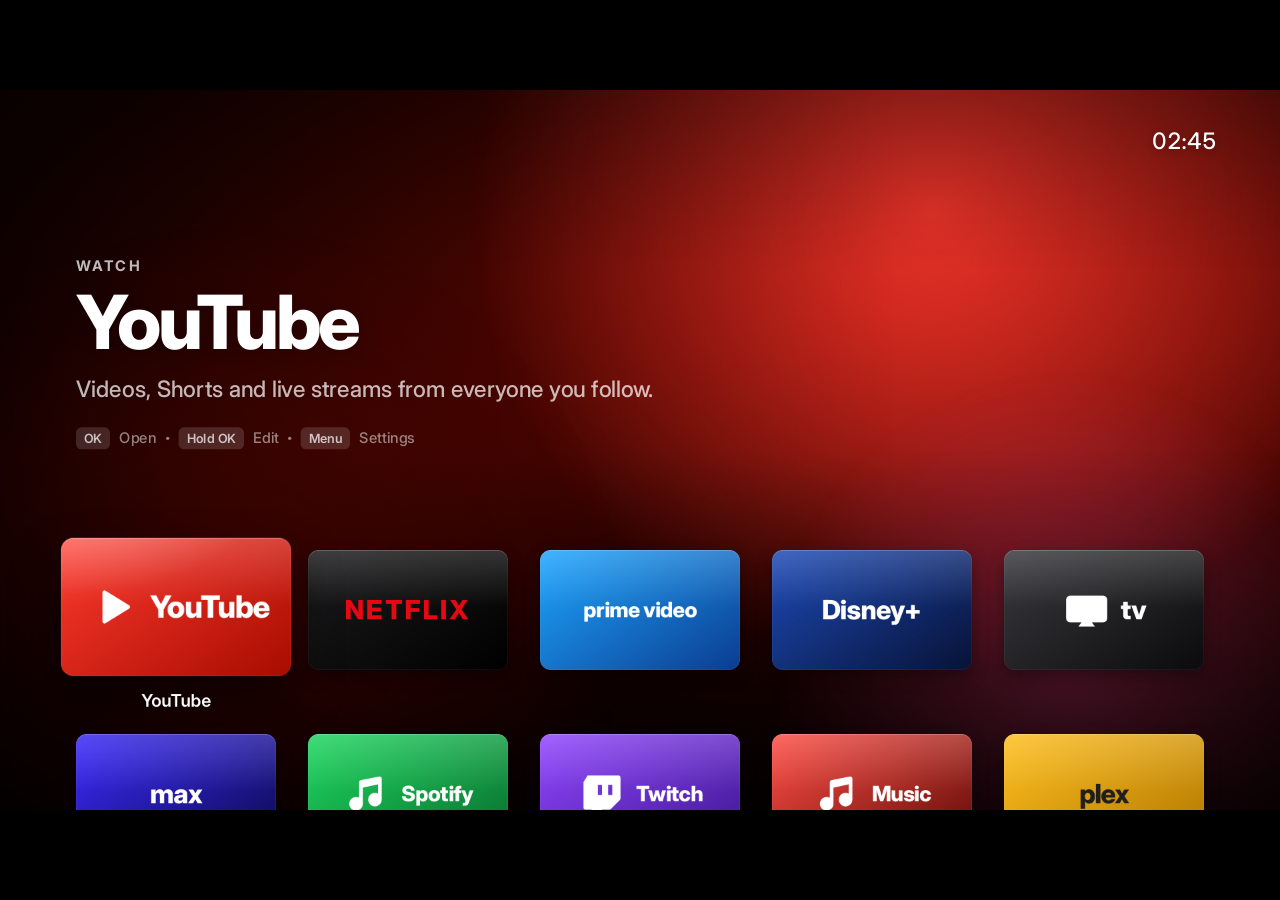
<file: web/index.html>
<!doctype html>
<html lang="en">
<head>
<meta charset="utf-8">
<meta name="viewport" content="width=device-width, initial-scale=1, viewport-fit=cover">
<meta name="theme-color" content="#000000">
<title>Home</title>
<link rel="manifest" href="manifest.webmanifest">
<link rel="preconnect" href="https://fonts.googleapis.com">
<link rel="preconnect" href="https://fonts.gstatic.com" crossorigin>
<link href="https://fonts.googleapis.com/css2?family=Inter:wght@400;500;600;700;800&display=swap" rel="stylesheet">
<link rel="stylesheet" href="styles.css">
</head>
<body>
<div id="stage" class="booting">
  <!-- Top shelf backdrop: two layers that crossfade -->
  <div id="backdrop">
    <div class="hero-layer"><div class="blob b1"></div><div class="blob b2"></div><div class="blob b3"></div></div>
    <div class="hero-layer"><div class="blob b1"></div><div class="blob b2"></div><div class="blob b3"></div></div>
    <div class="grain"></div>
    <div class="vignette"></div>
    <div class="shade"></div>
  </div>

  <div id="status">
    <div id="weather" hidden></div>
    <div id="clock">--:--</div>
  </div>

  <section id="shelf" aria-live="polite">
    <div id="shelf-kicker"></div>
    <h1 id="shelf-title"></h1>
    <p id="shelf-tagline"></p>
    <div id="shelf-hint"><span class="key">OK</span> Open <span class="dot"></span> <span class="key">Hold OK</span> Edit <span class="dot"></span> <span class="key">Menu</span> Settings</div>
  </section>

  <main id="grid" role="grid" aria-label="Apps"></main>

  <!-- Context menu -->
  <div id="menu" class="overlay" hidden>
    <div class="panel menu-panel">
      <div class="menu-head"><div id="menu-icon" class="mini-tile"></div><div id="menu-title"></div></div>
      <div id="menu-items" class="list"></div>
    </div>
  </div>

  <!-- Settings -->
  <div id="settings" class="overlay side" hidden>
    <div class="panel settings-panel">
      <h2>Settings</h2>
      <div id="settings-items" class="list"></div>
      <div class="foot">Use ◀ ▶ to change · OK to select · Back to close</div>
    </div>
  </div>

  <!-- Add / edit app form -->
  <div id="form" class="overlay" hidden>
    <div class="panel form-panel">
      <h2 id="form-title">Add App</h2>
      <div class="form-preview"><div id="form-tile" class="tile static"><div class="tile-face"></div></div></div>
      <label class="field nav" data-k="name"><span>Name</span><input id="f-name" autocomplete="off" spellcheck="false" placeholder="My App"></label>
      <label class="field nav" data-k="url"><span>Address</span><input id="f-url" autocomplete="off" spellcheck="false" placeholder="https://"></label>
      <div class="field nav" data-k="color"><span>Color</span><div id="f-colors" class="swatches"></div></div>
      <div class="buttons">
        <button class="btn nav primary" data-k="save">Save</button>
        <button class="btn nav" data-k="cancel">Cancel</button>
      </div>
    </div>
  </div>

  <!-- Screensaver -->
  <div id="saver" hidden>
    <div class="saver-art"><div class="blob b1"></div><div class="blob b2"></div><div class="blob b3"></div><div class="blob b4"></div></div>
    <div class="saver-clock"><div id="saver-time"></div><div id="saver-date"></div></div>
  </div>

  <div id="toast" hidden></div>
</div>

<!-- Launch zoom effect lives outside the stage scale so it can cover the real viewport -->
<div id="launch"></div>

<script src="app.js"></script>
</body>
</html>
</file>
<file: web/styles.css>
/* ------------------------------------------------------------------
   Home — a tvOS-style launcher. Designed on a fixed 1920×1080 stage
   that is scaled to whatever the TV/browser viewport is.
------------------------------------------------------------------- */
:root {
  --scale: 1;
  --ease: cubic-bezier(.2, .8, .2, 1);
  --ease-spring: cubic-bezier(.34, 1.4, .5, 1);
  --tile-w: 300px;
  --tile-h: 180px;
  --gap-x: 48px;
  --row-h: 276px;
  --radius: 16px;
  --text: #fff;
  --text-2: rgba(255, 255, 255, .72);
  --text-3: rgba(255, 255, 255, .5);
  --glass: rgba(38, 38, 42, .78);
  --glass-hi: rgba(255, 255, 255, .14);
  --c1: #3b2a8f; --c2: #0e6e9c; --c3: #c2337a;
}

* { box-sizing: border-box; }
html, body {
  margin: 0; height: 100%; overflow: hidden;
  background: #000; color: var(--text);
  font-family: Inter, -apple-system, "SF Pro Display", "Segoe UI", Roboto, system-ui, sans-serif;
  -webkit-font-smoothing: antialiased;
  user-select: none; -webkit-user-select: none;
}
body.keys { cursor: none; }
button { font: inherit; color: inherit; }

#stage {
  position: absolute; left: 50%; top: 50%;
  width: 1920px; height: 1080px;
  transform: translate(-50%, -50%) scale(var(--scale));
  transform-origin: center;
  overflow: hidden;
  contain: strict;
}

/* ------------------------------ Backdrop ------------------------------ */
#backdrop { position: absolute; inset: 0; background: #05050a; }
.hero-layer {
  position: absolute; inset: 0; opacity: 0;
  transition: opacity .9s var(--ease);
  background: radial-gradient(120% 90% at 70% 30%, var(--l2, #111) 0%, var(--l1, #050505) 60%, #000 100%);
}
.hero-layer.on { opacity: 1; }
.blob {
  position: absolute; border-radius: 50%;
  will-change: transform;
  animation: drift 26s ease-in-out infinite alternate;
}
.hero-layer .b1 { width: 1400px; height: 1400px; left: 700px; top: -520px; background: radial-gradient(closest-side, var(--l3), transparent); opacity: .85; }
.hero-layer .b2 { width: 1200px; height: 1200px; left: -260px; top: 200px; background: radial-gradient(closest-side, var(--l2), transparent); opacity: .9; animation-duration: 32s; animation-delay: -8s; }
.hero-layer .b3 { width: 900px; height: 900px; left: 1150px; top: 420px; background: radial-gradient(closest-side, var(--l4, var(--l3)), transparent); opacity: .55; animation-duration: 21s; animation-delay: -4s; }

@keyframes drift {
  0%   { transform: translate3d(0, 0, 0) scale(1); }
  50%  { transform: translate3d(-90px, 60px, 0) scale(1.08); }
  100% { transform: translate3d(70px, -40px, 0) scale(.95); }
}

.hero-glyph {
  position: absolute; right: 150px; top: 120px; width: 520px; height: 520px;
  opacity: .16; color: #fff;
}
.grain {
  position: absolute; inset: 0; opacity: .07; pointer-events: none; mix-blend-mode: overlay;
  background-image: url("data:image/svg+xml,%3Csvg xmlns='http://www.w3.org/2000/svg' width='160' height='160'%3E%3Cfilter id='n'%3E%3CfeTurbulence type='fractalNoise' baseFrequency='.9' numOctaves='2' stitchTiles='stitch'/%3E%3C/filter%3E%3Crect width='100%25' height='100%25' filter='url(%23n)'/%3E%3C/svg%3E");
}
.vignette {
  position: absolute; inset: 0; pointer-events: none;
  background:
    linear-gradient(90deg, rgba(0,0,0,.55) 0%, rgba(0,0,0,.15) 45%, transparent 70%),
    linear-gradient(180deg, rgba(0,0,0,.25) 0%, transparent 25%, transparent 50%, rgba(0,0,0,.7) 100%);
}
.shade {
  position: absolute; inset: 0; pointer-events: none;
  background: rgba(0, 0, 0, .6);
  opacity: 0; transition: opacity .5s var(--ease);
}
#stage.grid-mode .shade { opacity: 1; }

/* ------------------------------ Status bar ------------------------------ */
#status {
  position: absolute; top: 56px; right: 96px; z-index: 5;
  display: flex; align-items: center; gap: 28px;
  font-size: 34px; font-weight: 500; letter-spacing: -.01em;
  font-variant-numeric: tabular-nums;
  text-shadow: 0 2px 12px rgba(0,0,0,.35);
}
#weather { display: flex; align-items: center; gap: 10px; color: var(--text-2); }
#weather svg { width: 36px; height: 36px; }

/* ------------------------------ Top shelf text ------------------------------ */
#shelf {
  position: absolute; left: 114px; top: 250px; width: 1100px; z-index: 2;
  transition: opacity .45s var(--ease), transform .55s var(--ease);
}
#stage.grid-mode #shelf { opacity: 0; transform: translateY(-80px); }
#shelf-kicker {
  font-size: 22px; font-weight: 700; letter-spacing: .18em; text-transform: uppercase;
  color: var(--text-2); margin-bottom: 18px;
}
#shelf-title {
  margin: 0; font-size: 112px; font-weight: 800; letter-spacing: -.035em; line-height: .98;
  text-shadow: 0 6px 40px rgba(0,0,0,.3);
}
#shelf-tagline {
  margin: 22px 0 0; font-size: 34px; font-weight: 500; color: var(--text-2); max-width: 900px; line-height: 1.3;
}
#shelf-hint {
  margin-top: 36px; display: flex; align-items: center; gap: 14px;
  font-size: 22px; color: var(--text-3); font-weight: 500;
}
.key {
  display: inline-block; padding: 5px 12px; border-radius: 8px;
  background: rgba(255,255,255,.14); color: var(--text-2); font-weight: 600; font-size: 19px;
}
.dot { width: 5px; height: 5px; border-radius: 50%; background: var(--text-3); }
#shelf.swap #shelf-title, #shelf.swap #shelf-tagline, #shelf.swap #shelf-kicker { animation: shelfIn .5s var(--ease); }
@keyframes shelfIn { from { opacity: 0; transform: translateX(-24px); } to { opacity: 1; transform: none; } }

/* ------------------------------ Grid ------------------------------ */
#grid {
  position: absolute; left: 114px; top: 690px; z-index: 3;
  display: grid;
  grid-template-columns: repeat(5, var(--tile-w));
  grid-auto-rows: var(--row-h);
  column-gap: var(--gap-x);
  transition: transform .55s var(--ease);
  will-change: transform;
}
.cell { position: relative; width: var(--tile-w); height: var(--tile-h); }
.tile {
  position: absolute; inset: 0;
  border-radius: var(--radius);
  transform: translateZ(0);
  transition: transform .32s var(--ease), box-shadow .32s var(--ease), opacity .4s;
  box-shadow: 0 10px 24px rgba(0,0,0,.35);
  cursor: pointer;
}
.tile-face {
  position: absolute; inset: 0; border-radius: inherit; overflow: hidden;
  background: linear-gradient(145deg, var(--a), var(--b));
  display: flex; align-items: center; justify-content: center;
  box-shadow: inset 0 1px 0 rgba(255,255,255,.22), inset 0 0 0 1px rgba(255,255,255,.06);
  transform: perspective(900px) rotateX(var(--rx, 0deg)) rotateY(var(--ry, 0deg));
  transition: transform .25s var(--ease);
}
.tile-face::before { /* soft top gloss */
  content: ""; position: absolute; inset: 0;
  background: linear-gradient(180deg, rgba(255,255,255,.16) 0%, rgba(255,255,255,0) 48%);
  pointer-events: none;
}
.tile-face::after { /* moving specular highlight */
  content: ""; position: absolute; inset: -40%;
  background: radial-gradient(closest-side, rgba(255,255,255,.38), rgba(255,255,255,0));
  transform: translate(var(--gx, -60%), var(--gy, -60%));
  opacity: 0; transition: opacity .3s, transform .25s var(--ease);
  pointer-events: none;
}
.mark { position: relative; z-index: 1; display: flex; align-items: center; justify-content: center; gap: 14px; color: #fff; }
.mark svg { width: 74px; height: 74px; display: block; }
.mark .word { font-size: 40px; font-weight: 800; letter-spacing: -.02em; line-height: 1; white-space: nowrap; }
.mark .word.sm { font-size: 32px; }
.mark .word.wide { letter-spacing: .08em; }

.label {
  position: absolute; left: 0; right: 0; top: calc(var(--tile-h) + 30px);
  text-align: center; font-size: 26px; font-weight: 600; color: var(--text);
  opacity: 0; transform: translateY(-8px);
  transition: opacity .25s var(--ease), transform .3s var(--ease);
  text-shadow: 0 2px 10px rgba(0,0,0,.5);
  white-space: nowrap; overflow: hidden; text-overflow: ellipsis;
}

.cell.focus { z-index: 4; }
.cell.focus .tile {
  transform: scale(1.15) translateY(-4px);
  box-shadow: 0 34px 60px rgba(0,0,0,.6), 0 0 0 1px rgba(255,255,255,.08);
}
.cell.focus .tile-face::after { opacity: 1; }
.cell.focus .label { opacity: 1; transform: none; }
.cell.press .tile { transform: scale(1.06); transition-duration: .12s; }

/* edge bump when you hit the end of a row/column */
.cell.bump-left .tile  { animation: bumpL .38s var(--ease); }
.cell.bump-right .tile { animation: bumpR .38s var(--ease); }
.cell.bump-up .tile    { animation: bumpU .38s var(--ease); }
.cell.bump-down .tile  { animation: bumpD .38s var(--ease); }
@keyframes bumpL { 40% { transform: scale(1.15) translateX(-14px); } }
@keyframes bumpR { 40% { transform: scale(1.15) translateX(14px); } }
@keyframes bumpU { 40% { transform: scale(1.15) translateY(-18px); } }
@keyframes bumpD { 40% { transform: scale(1.15) translateY(10px); } }

/* edit / move mode */
.cell.moving .tile { animation: jiggle .32s ease-in-out infinite; }
.cell.moving .label { opacity: 1; transform: none; }
@keyframes jiggle {
  0%, 100% { transform: scale(1.15) rotate(-1.4deg); }
  50% { transform: scale(1.15) rotate(1.4deg); }
}
#grid.editing .cell:not(.moving) .tile { opacity: .55; }

/* boot */
#stage.booting .cell .tile { opacity: 0; transform: translateY(40px) scale(.96); }
#stage.booting #shelf { opacity: 0; transform: translateY(20px); }
#stage.booting #status { opacity: 0; }
#status { transition: opacity .8s .2s; }

/* ------------------------------ Overlays ------------------------------ */
.overlay {
  position: absolute; inset: 0; z-index: 20;
  display: flex; align-items: center; justify-content: center;
  background: rgba(0,0,0,.45);
  animation: fadeIn .25s var(--ease);
}
.overlay[hidden] { display: none; }
@keyframes fadeIn { from { opacity: 0; } }
.panel {
  background: var(--glass);
  border-radius: 34px;
  box-shadow: 0 40px 120px rgba(0,0,0,.6), inset 0 1px 0 rgba(255,255,255,.12);
  animation: panelIn .38s var(--ease-spring);
}
@supports ((backdrop-filter: blur(1px)) or (-webkit-backdrop-filter: blur(1px))) {
  body:not(.lite) .panel {
    background: rgba(40, 40, 46, .62);
    backdrop-filter: blur(50px) saturate(1.6);
    -webkit-backdrop-filter: blur(50px) saturate(1.6);
  }
}
@keyframes panelIn { from { opacity: 0; transform: scale(.92) translateY(20px); } }

.list { display: flex; flex-direction: column; gap: 8px; }
.item {
  display: flex; align-items: center; justify-content: space-between; gap: 24px;
  padding: 20px 30px; border-radius: 18px;
  font-size: 29px; font-weight: 500; color: var(--text);
  transition: transform .22s var(--ease), background .22s var(--ease), color .22s;
}
.item .val { color: var(--text-2); font-weight: 500; display: flex; align-items: center; gap: 14px; }
.item .val .arr { opacity: 0; font-size: 22px; transition: opacity .2s; }
.item.focus { background: #fff; color: #111; transform: scale(1.03); box-shadow: 0 14px 34px rgba(0,0,0,.35); }
.item.focus .val { color: #444; }
.item.focus .val .arr { opacity: 1; }
.item.danger { color: #ff6b6b; }
.item.danger.focus { background: #ff453a; color: #fff; }

.menu-panel { width: 640px; padding: 36px 30px 30px; }
.menu-head { display: flex; align-items: center; gap: 24px; padding: 0 10px 26px; }
.menu-head #menu-title { font-size: 36px; font-weight: 700; letter-spacing: -.02em; }
.mini-tile { width: 120px; height: 72px; border-radius: 12px; background: linear-gradient(145deg, var(--a), var(--b)); flex: none; display: flex; align-items: center; justify-content: center; overflow: hidden; }
.mini-tile .mark svg { width: 34px; height: 34px; }
.mini-tile .mark .word { font-size: 17px; }

.overlay.side { justify-content: flex-end; background: linear-gradient(90deg, transparent 30%, rgba(0,0,0,.55)); }
.settings-panel { width: 820px; height: 960px; margin-right: 60px; padding: 50px 40px; display: flex; flex-direction: column; }
.settings-panel h2, .form-panel h2 { margin: 0 0 30px 30px; font-size: 52px; font-weight: 800; letter-spacing: -.03em; }
.settings-panel .list { flex: 1; overflow-y: auto; scrollbar-width: none; padding: 6px 4px; margin: -6px -4px; }
.settings-panel .list::-webkit-scrollbar { display: none; }
.foot { color: var(--text-3); font-size: 21px; padding: 20px 30px 0; }

.form-panel { width: 1000px; padding: 44px 56px 40px; }
.form-panel h2 { margin-left: 0; }
.form-preview { display: flex; justify-content: center; margin: 0 0 28px; }
.tile.static { position: relative; width: var(--tile-w); height: var(--tile-h); cursor: default; }
.field {
  display: flex; align-items: center; gap: 24px;
  padding: 16px 24px; border-radius: 18px; margin-bottom: 12px;
  background: rgba(255,255,255,.07);
  transition: background .2s, transform .2s var(--ease);
}
.field > span { width: 150px; flex: none; font-size: 26px; color: var(--text-2); font-weight: 500; }
.field input {
  flex: 1; min-width: 0; background: transparent; border: 0; outline: 0;
  font: inherit; font-size: 30px; color: #fff; padding: 8px 0;
}
.field input::placeholder { color: var(--text-3); }
.field.focus { background: rgba(255,255,255,.22); transform: scale(1.02); }
.swatches { display: flex; gap: 12px; flex-wrap: nowrap; padding: 6px 0; }
.sw { width: 46px; height: 46px; flex: none; border-radius: 50%; background: linear-gradient(145deg, var(--a), var(--b)); transition: transform .2s var(--ease), box-shadow .2s; }
.sw.on { box-shadow: 0 0 0 4px rgba(0,0,0,.6), 0 0 0 7px #fff; transform: scale(1.1); }
.buttons { display: flex; gap: 20px; margin-top: 30px; }
.btn {
  flex: 1; padding: 22px; border: 0; border-radius: 18px; font-size: 30px; font-weight: 600;
  background: rgba(255,255,255,.1); transition: transform .2s var(--ease), background .2s, color .2s;
}
.btn.focus { background: #fff; color: #111; transform: scale(1.04); }

/* ------------------------------ Screensaver ------------------------------ */
#saver { position: absolute; inset: 0; z-index: 50; background: #000; animation: fadeIn 1.6s ease; }
#saver[hidden] { display: none; }
.saver-art { position: absolute; inset: -20%; }
.saver-art .blob { filter: none; mix-blend-mode: screen; }
.saver-art .b1 { width: 1600px; height: 1600px; left: 10%; top: -10%; background: radial-gradient(closest-side, var(--s1), transparent); animation: float1 60s ease-in-out infinite alternate; }
.saver-art .b2 { width: 1400px; height: 1400px; left: 45%; top: 20%; background: radial-gradient(closest-side, var(--s2), transparent); animation: float2 75s ease-in-out infinite alternate; }
.saver-art .b3 { width: 1300px; height: 1300px; left: -5%; top: 40%; background: radial-gradient(closest-side, var(--s3), transparent); animation: float3 68s ease-in-out infinite alternate; }
.saver-art .b4 { width: 900px; height: 900px; left: 60%; top: -5%; background: radial-gradient(closest-side, var(--s4), transparent); animation: float1 52s ease-in-out infinite alternate-reverse; }
@keyframes float1 { to { transform: translate3d(-500px, 260px, 0) scale(1.2); } }
@keyframes float2 { to { transform: translate3d(-420px, -300px, 0) scale(.85); } }
@keyframes float3 { to { transform: translate3d(520px, -180px, 0) scale(1.15); } }
.saver-clock { position: absolute; left: 120px; bottom: 110px; animation: fadeIn 3s ease; }
#saver-time { font-size: 200px; font-weight: 700; letter-spacing: -.05em; line-height: .9; font-variant-numeric: tabular-nums; }
#saver-date { font-size: 44px; font-weight: 500; color: var(--text-2); margin-top: 18px; }

/* ------------------------------ Toast ------------------------------ */
#toast {
  position: absolute; left: 50%; bottom: 70px; z-index: 60;
  transform: translateX(-50%);
  padding: 20px 36px; border-radius: 999px;
  background: rgba(30,30,34,.9); font-size: 26px; font-weight: 600;
  box-shadow: 0 20px 50px rgba(0,0,0,.5);
  animation: toastIn .4s var(--ease-spring);
}
#toast[hidden] { display: none; }
@keyframes toastIn { from { opacity: 0; transform: translate(-50%, 30px); } }

/* ------------------------------ Launch zoom ------------------------------ */
#launch {
  position: fixed; z-index: 100; pointer-events: none; opacity: 0;
  border-radius: 16px;
  transition: all .42s cubic-bezier(.6, 0, .2, 1);
}
#launch.go { opacity: 1; }

/* ------------------------------ Reduced motion ------------------------------ */
body.calm .blob, body.calm .saver-art .blob { animation: none !important; }
body.calm .cell.focus .tile-face::after { transition: none; }
@media (prefers-reduced-motion: reduce) {
  .blob { animation: none !important; }
}
</file>
